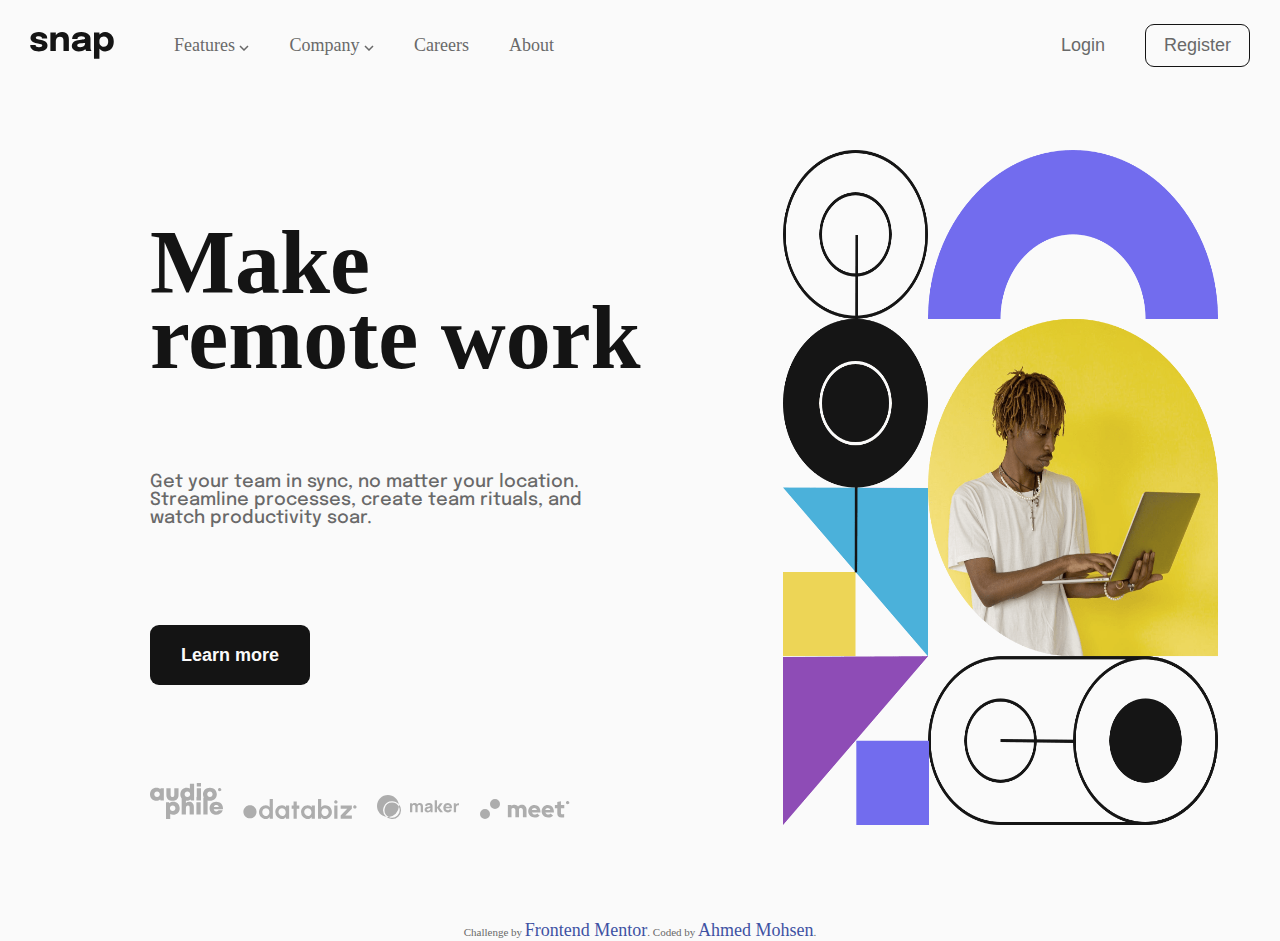
<file: index.html>
<!DOCTYPE html>
<html lang="en">

  <head>
    <meta charset="UTF-8" />
    <meta name="viewport" content="width=device-width, initial-scale=1.0" />
    <!-- displays site properly based on user's device -->

    <link rel="icon" type="image/png" sizes="32x32"
      href="./images/favicon-32x32.png" />
    <link rel="stylesheet" href="style.css">

    <title>Frontend Mentor | Intro section with dropdown navigation</title>

    <!-- Feel free to remove these styles or customise in your own stylesheet 👍 -->
    <style>
      .attribution {
        font-size: 11px;
        text-align: center;
      }

      .attribution a {
        color: hsl(228, 45%, 44%);
      }
    </style>
  </head>

  <body>

    <nav>
      <div class="nav_left">

        <svg width="84" height="27" xmlns="http://www.w3.org/2000/svg">
          <path
            d="M8.852 19.42c-1.108 0-2.175-.128-3.202-.385a9.648 9.648 0 0
            1-2.756-1.137c-.811-.502-1.453-1.13-1.925-1.882-.473-.752-.709-1.63-.709-2.633v-.316h5.39v.246c0
            .676.3 1.172.901 1.487.601.315 1.415.472 2.441.472a7.08 7.08 0 0 0
            1.55-.166c.495-.11.903-.291 1.224-.542.321-.251.482-.569.482-.954
            0-.618-.342-1.056-1.024-1.313-.683-.256-1.777-.513-3.282-.77a21.716
            21.716 0 0 1-2.59-.595A10.937 10.937 0 0 1 2.938 9.91 5.28 5.28 0 0
            1 1.17 8.28C.727 7.622.505 6.82.505 5.875c0-1.26.382-2.322
            1.146-3.185.764-.863 1.782-1.517 3.054-1.96C5.977.287 7.377.065
            8.905.065c1.458 0 2.818.242 4.078.726 1.26.484 2.28 1.179 3.062
            2.083.782.904 1.172 1.992 1.172
            3.264v.245H11.88v-.21c0-.467-.149-.846-.446-1.138a2.804 2.804 0 0
            0-1.129-.656 4.616 4.616 0 0 0-1.418-.219c-.443
            0-.9.05-1.373.149-.473.099-.872.262-1.199.49-.327.227-.49.545-.49.954
            0 .396.175.72.525.97.35.252.84.456 1.47.613.63.158 1.36.306
            2.188.447.781.128 1.607.306 2.476.533.869.228 1.686.549
            2.45.963a5.34 5.34 0 0 1 1.855 1.627c.472.671.709 1.52.709 2.546 0
            1.062-.245 1.972-.735 2.73a5.607 5.607 0 0 1-1.987 1.847 10.04 10.04
            0 0 1-2.782 1.05c-1.021.227-2.068.341-3.142.341ZM33.48
            19V8.92c0-.77-.1-1.473-.298-2.109a2.965 2.965 0 0
            0-1.067-1.531c-.513-.385-1.254-.577-2.223-.577-.84
            0-1.566.192-2.178.577a3.754 3.754 0 0 0-1.41 1.61c-.326.688-.49
            1.482-.49 2.38L24.31 8.185c0-1.61.35-3.022 1.05-4.235a7.627 7.627 0
            0 1 2.844-2.853C29.398.41 30.726.066 32.183.066c1.53 0 2.786.306
            3.772.919.986.612 1.721 1.464 2.205 2.555.484 1.09.726 2.365.726
            3.824V19H33.48Zm-13.09 0V.415h5.425V19h-5.425Zm28.389.385c-1.354
            0-2.558-.216-3.614-.648-1.056-.431-1.881-1.055-2.476-1.872-.595-.817-.893-1.808-.893-2.975
            0-1.318.362-2.392 1.085-3.22.724-.828 1.683-1.461 2.879-1.899a15.898
            15.898 0 0 1 3.894-.866c2.041-.198 3.45-.38 4.226-.542.776-.164
            1.164-.45
            1.164-.858V6.47c0-.688-.33-1.23-.989-1.627-.66-.397-1.578-.595-2.756-.595-1.249
            0-2.202.224-2.861.673-.66.45-.99 1.135-.99
            2.056H42.11c0-1.493.406-2.753 1.217-3.78.81-1.026 1.91-1.805
            3.298-2.336 1.389-.53 2.958-.796 4.708-.796 1.633 0 3.144.248
            4.532.744 1.389.496 2.506 1.24 3.352 2.231.845.992 1.268 2.252 1.268
            3.78v8.032c0 .479.015.937.044 1.374.03.438.096.837.201
            1.199.117.408.263.747.438 1.015.175.268.32.455.437.56h-5.337a3.723
            3.723 0 0 1-.376-.508 3.962 3.962 0 0 1-.43-.892 7.195 7.195 0 0
            1-.305-1.234 9.674 9.674 0 0 1-.097-1.461l1.12.77c-.326.77-.854
            1.432-1.583 1.986-.73.554-1.593.98-2.59
            1.278-.998.297-2.074.446-3.23.446Zm1.452-4.06a6.14 6.14 0 0 0
            2.389-.464A4.104 4.104 0 0 0 54.43
            13.4c.467-.665.7-1.534.7-2.608V8.92l1.348
            1.313c-.77.28-1.66.51-2.669.69-1.01.182-2.015.324-3.019.43-1.19.116-2.08.317-2.668.603-.59.286-.884.767-.884
            1.444 0 .642.25 1.123.752 1.444.502.32 1.249.481 2.24.481Zm13.742
            11.323V.415h5.442v26.233h-5.442Zm11.182-7.228a7.325 7.325 0 0
            1-4.042-1.181c-1.225-.788-2.205-1.85-2.94-3.185-.735-1.336-1.103-2.838-1.103-4.507v-.28l2.345-.052v.21c0
            .863.21 1.619.63 2.266.42.648.963 1.146 1.628 1.496.665.35 1.359.526
            2.082.526 1.19 0 2.226-.412 3.106-1.234.881-.823 1.322-2.109
            1.322-3.859s-.438-3.025-1.313-3.824c-.875-.799-1.913-1.199-3.115-1.199-.723
            0-1.417.173-2.082.517a4.308 4.308 0 0 0-1.628 1.461c-.42.63-.63
            1.383-.63 2.257l-2.345-.14c0-1.68.368-3.164 1.103-4.453.735-1.29
            1.715-2.307 2.94-3.054a7.619 7.619 0 0 1 4.042-1.12c1.505 0 2.911.37
            4.218 1.111 1.306.741 2.365 1.823 3.176 3.247.81 1.423 1.216 3.155
            1.216 5.197 0 2.135-.396 3.932-1.19 5.39-.793 1.458-1.843 2.558-3.15
            3.299a8.51 8.51 0 0 1-4.27 1.111Z"
            fill="#151515" />
          </svg>

          <div class="nav_links">

            <div id="features">
              <a href="#"> Features</a>

              <svg class="arrow_down" width="10" height="6"
                xmlns="http://www.w3.org/2000/svg">
                <path stroke="#686868" stroke-width="1.5" fill="none" d="m1 1 4
                  4 4-4" />
                </svg>
                <svg class="arrow_up" width="10" height="6"
                  xmlns="http://www.w3.org/2000/svg">
                  <path stroke="#686868" stroke-width="1.5" fill="none" d="m1 5
                    4-4 4 4" />
                  </svg>
                </div>
                <div id="company">
                  <a href="#"> Company</a>
                  <svg class="arrow_down" width="10" height="6"
                    xmlns="http://www.w3.org/2000/svg">
                    <path stroke="#686868" stroke-width="1.5" fill="none" d="m1
                      1 4 4 4-4" />
                    </svg>
                    <svg class="arrow_up" width="10" height="6"
                      xmlns="http://www.w3.org/2000/svg">
                      <path stroke="#686868" stroke-width="1.5" fill="none"
                        d="m1 5 4-4 4 4" />
                      </svg>
                    </div>
                    <div>
                      <a href="#"> Careers</a>
                    </div>
                    <div>
                      <a href="#">About </a>
                    </div>
                  </div>
                </div>

                <div class="nav_right">
                  <button>Login</button>
                  <button class="reg">Register</button>
                </div>

              </nav>

              <main>

                <div class="features_dropdown" id="features_dropdowns">
                  <ul class="list_features_dropdown">
                    <li>
                      <svg width="14" height="16"
                        xmlns="http://www.w3.org/2000/svg">
                        <path
                          d="M14 3v12a1 1 0 0 1-1 1H1a1 1 0 0 1-1-1V3a1 1 0 0 1
                          1-1h1V1a1 1 0 1 1 2 0v1h2V1a1 1 0 1 1 2 0v1h2V1a1 1 0
                          0 1 2 0v1h1a1 1 0 0 1 1 1Zm-2 3H2v1h10V6Zm0
                          3H2v1h10V9Zm0 3H2v1h10v-1Z"
                          fill="#726CEE" />
                        </svg>
                        <a href="#">
                          Todo List
                        </a>
                      </li>
                      <li>
                        <svg width="16" height="16"
                          xmlns="http://www.w3.org/2000/svg">
                          <path
                            d="M12.667 8.667h-4v4h4v-4ZM11.334
                            0v1.333H4.667V0h-2v1.333h-1C.75 1.333 0 2.083 0
                            3v11.333C0 15.25.75 16 1.667 16h12.667C15.25 16 16
                            15.25 16
                            14.333V3c0-.917-.75-1.667-1.666-1.667h-1V0h-2Zm3
                            14.333H1.667V5.5h12.667v8.833Z"
                            fill="#4BB1DA" />
                          </svg>
                          <a href="#">
                            Calender
                          </a>
                        </li>
                        <li>
                          <svg width="13" height="17"
                            xmlns="http://www.w3.org/2000/svg">
                            <path
                              d="M6.408 13.916c-3.313 0-6-1.343-6-3
                              0-.612.371-1.18 1-1.654V7.916a5 5 0 0 1 3.041-4.6
                              2 2 0 0 1 3.507-1.664 2 2 0 0 1 .411 1.664 5.002
                              5.002 0 0 1 3.041 4.6v1.346c.629.474 1 1.042 1
                              1.654 0 1.657-2.687 3-6 3Zm0 1c.694 0 1.352-.066
                              1.984-.16.004.054.016.105.016.16a2 2 0 0 1-4
                              0c0-.055.012-.106.016-.16.633.094 1.29.16
                              1.984.16Z"
                              fill="#EDD556" />
                            </svg>
                            <a href="#">
                              Reminders
                            </a>
                          </li>
                          <li>
                            <svg width="16" height="16"
                              xmlns="http://www.w3.org/2000/svg">
                              <path
                                d="M8 0a8 8 0 1 1 0 16A8 8 0 0 1 8 0Zm0
                                2.133a5.867 5.867 0 1 0 0 11.734A5.867 5.867 0 0
                                0 8 2.133ZM8 3.2a4.8 4.8 0 1 1 0 9.6 4.8 4.8 0 0
                                1 0-9.6Zm-.533 2.667a.533.533 0 0
                                0-.534.533v2.133c0
                                .295.24.534.534.534h3.2a.533.533 0 0 0
                                0-1.067H8V6.4a.533.533 0 0 0-.533-.533Z"
                                fill="#8E4CB6" />
                              </svg>
                              <a href="#">
                                Planing
                              </a>
                            </li>
                          </ul>
                        </div>

                        <div class="company_dropdown" id="company_dropdowns">
                          <ul class="list_features_dropdown">
                            <li><a href="#">History</a></li>
                            <li>
                              <a href="#">
                                Our Team
                              </a>
                            </li>
                            <li>
                              <a href="#">
                                Blog
                              </a>
                            </li>
                          </ul>
                        </div>

                        <div class="main_left">
                          <div class="main_left_h1">
                            <h1>
                              Make remote work
                            </h1>
                          </div>
                          <div>
                            <p>
                              Get your team in sync, no matter your location.
                              Streamline
                              processes, create team rituals, and watch
                              productivity soar.
                            </p>
                          </div>

                          <div class="btn_learn">
                            <button>
                              Learn more
                            </button>
                          </div>

                          <div class="main_left_footer">
                            <svg width="73" height="36"
                              xmlns="http://www.w3.org/2000/svg">
                              <path
                                d="M6.476 17.85c1.434 0 2.715-.47
                                3.726-1.287l.364.87h3.289V5.126h-3.17l-.436.952C9.23
                                5.238 7.93 4.754 6.476 4.754 2.699 4.754 0 7.467
                                0 11.28c0 3.825 2.7 6.571 6.476
                                6.571Zm.568-3.754c-1.593 0-2.764-1.2-2.764-2.807
                                0-1.598 1.161-2.797 2.764-2.797 1.594 0 2.765
                                1.2 2.765 2.797 0 1.607-1.171 2.807-2.765
                                2.807Zm15.422 3.754c3.648 0 6.078-2.243
                                6.078-5.687V5.138H24.29v6.84c0 1.286-.687
                                2.064-1.824 2.064-1.136
                                0-1.837-.765-1.837-2.064v-6.84h-4.254v7.025c0
                                3.444 2.443 5.687 6.091 5.687Zm14.361.013c1.439
                                0 2.72-.488
                                3.725-1.33l.401.914h3.148V.694h-4.205v4.895a5.78
                                5.78 0 0 0-3.069-.854c-3.79 0-6.489 2.732-6.489
                                6.557 0 3.826 2.7 6.571 6.49
                                6.571Zm.57-3.754c-1.594 0-2.765-1.21-2.765-2.816
                                0-1.608 1.17-2.817 2.764-2.817 1.594 0 2.765
                                1.21 2.765 2.817 0 1.607-1.171 2.816-2.765
                                2.816ZM50.99 3.598V0H46.8v3.598h4.19Zm.032
                                13.848V5.138H46.77v12.308h4.254Zm8.88.404c4.014
                                0 6.925-2.755 6.925-6.558
                                0-3.815-2.911-6.557-6.924-6.557-4.027 0-6.925
                                2.742-6.925 6.557 0 3.803 2.898 6.558 6.925
                                6.558Zm9.76-9.573c.463 0 .853-.156
                                1.172-.466.318-.31.478-.7.478-1.173
                                0-.463-.16-.852-.478-1.166A1.604 1.604 0 0 0
                                69.663 5c-.463 0-.856.157-1.179.472A1.563 1.563
                                0 0 0 68 6.638c0 .472.161.863.484
                                1.173.323.31.716.466 1.179.466Zm-9.76
                                5.765c-1.55 0-2.663-1.122-2.663-2.75 0-1.627
                                1.113-2.748 2.664-2.748 1.55 0 2.663 1.131 2.663
                                2.749 0 1.627-1.112 2.749-2.663 2.749Zm-39.676
                                21.86v-4.846a5.789 5.789 0 0 0 3.01.817c3.777 0
                                6.476-2.735 6.476-6.57
                                0-3.835-2.7-6.558-6.475-6.558-1.468
                                0-2.775.506-3.79
                                1.381l-.533-.977h-2.893v16.753h4.205Zm2.442-7.783c-1.594
                                0-2.765-1.2-2.765-2.816 0-1.617 1.171-2.817
                                2.765-2.817 1.593 0 2.764 1.2 2.764 2.817 0
                                1.617-1.18 2.816-2.764 2.816Zm13.25
                                3.338v-6.573c0-1.58.802-2.49 2.09-2.49 1.11 0
                                1.61.724 1.61
                                2.144v6.919h4.253v-7.412c0-3.19-1.822-5.26-4.657-5.26a5.28
                                5.28 0 0 0-3.297
                                1.174v-5.255h-4.253v16.753h4.253Zm14.718-13.849V14.01h-4.189v3.598h4.189Zm.033
                                13.849V19.148h-4.254v12.309h4.254Zm6.929
                                0V14.704h-4.254v16.753H57.6Zm8.664.404c3.099 0
                                5.597-1.755 6.466-4.564h-4.233c-.409.72-1.24
                                1.154-2.233 1.154-1.343
                                0-2.243-.73-2.52-2.142h9.17c.055-.38.087-.752.087-1.122
                                0-3.611-2.756-6.442-6.737-6.442-3.876 0-6.708
                                2.775-6.708 6.548 0 3.76 2.855 6.568 6.708
                                6.568Zm2.547-7.9h-4.993c.344-1.222 1.206-1.894
                                2.446-1.894 1.284 0 2.173.664 2.547 1.894Z"
                                fill="#ADADAD" />
                              </svg>
                              <svg width="114" height="20"
                                xmlns="http://www.w3.org/2000/svg">
                                <path
                                  d="M22.887 20c.838 0 1.576-.183
                                  2.213-.55a4.977 4.977 0 0 0
                                  1.584-1.429v1.638h3.195V0h-3.195v8.191A4.848
                                  4.848 0 0 0 25.1
                                  6.756c-.637-.362-1.375-.544-2.213-.544-.951
                                  0-1.842.18-2.67.538-.83.358-1.561.854-2.194
                                  1.487a6.996 6.996 0 0 0-1.486 2.196A6.68 6.68
                                  0 0 0 16 13.106c0 .953.179 1.844.537
                                  2.674.358.83.853 1.562 1.486 2.195a6.989 6.989
                                  0 0 0 2.193 1.488c.83.358 1.72.537
                                  2.671.537Zm.04-3.08a3.42 3.42 0 0 1-1.827-.511
                                  3.826 3.826 0 0
                                  1-1.827-3.303c0-.708.166-1.35.498-1.926a3.9
                                  3.9 0 0 1 1.322-1.383 3.379 3.379 0 0 1
                                  1.834-.518c.672 0 1.272.17
                                  1.8.511.528.341.94.802 1.237 1.383.297.581.445
                                  1.225.445 1.933 0 .7-.148 1.34-.445 1.92a3.53
                                  3.53 0 0 1-1.23
                                  1.383c-.524.34-1.127.511-1.807.511ZM39.294
                                  20c.794 0 1.486-.181 2.075-.544a4.375 4.375 0
                                  0 0 1.434-1.422l.13
                                  1.625h3.209V6.553h-3.195l.144 1.678a5.992
                                  5.992 0 0
                                  0-1.748-1.468c-.685-.385-1.464-.577-2.337-.577-.934
                                  0-1.807.175-2.619.524a6.818 6.818 0 0 0-2.147
                                  1.455c-.62.62-1.1 1.341-1.44 2.163a6.81 6.81 0
                                  0 0-.511 2.634 6.935 6.935 0 0 0 2.042 4.967
                                  7.16 7.16 0 0 0 2.24 1.52c.846.368 1.754.551
                                  2.723.551Zm.091-3.08a3.51 3.51 0 0
                                  1-1.813-.498 4.227 4.227 0 0 1-1.395-1.33
                                  4.049 4.049 0 0
                                  1-.654-1.842c-.061-.734.057-1.4.353-1.998a3.592
                                  3.592 0 0 1 1.264-1.435 3.3 3.3 0 0 1
                                  1.853-.538 3.32 3.32 0 0 1
                                  1.794.498c.532.332.968.776 1.309
                                  1.33.34.555.541 1.173.602 1.855.053.725-.054
                                  1.387-.32 1.986a3.384 3.384 0 0 1-1.172
                                  1.435c-.516.358-1.122.537-1.82.537Zm14.378
                                  2.74V9.75h2.54V6.553h-2.54V2.438h-3.195v4.115H48.63v3.198h1.938v9.908h3.195Zm11.273.34c.795
                                  0 1.486-.181 2.076-.544a4.375 4.375 0 0 0
                                  1.433-1.422l.131 1.625h3.208V6.553H68.69l.145
                                  1.678a5.992 5.992 0 0
                                  0-1.749-1.468c-.685-.385-1.464-.577-2.337-.577-.934
                                  0-1.807.175-2.619.524a6.818 6.818 0 0 0-2.147
                                  1.455c-.62.62-1.1 1.341-1.44 2.163a6.81 6.81 0
                                  0 0-.51 2.634 6.935 6.935 0 0 0 2.042 4.967
                                  7.16 7.16 0 0 0 2.239 1.52c.847.368 1.754.551
                                  2.723.551Zm.092-3.08a3.51 3.51 0 0
                                  1-1.814-.498 4.227 4.227 0 0 1-1.394-1.33
                                  4.049 4.049 0 0
                                  1-.655-1.842c-.06-.734.057-1.4.354-1.998a3.592
                                  3.592 0 0 1 1.263-1.435 3.3 3.3 0 0 1
                                  1.853-.538 3.32 3.32 0 0 1
                                  1.794.498c.532.332.969.776 1.31 1.33.34.555.54
                                  1.173.602 1.855.052.725-.055 1.387-.321
                                  1.986a3.384 3.384 0 0 1-1.172
                                  1.435c-.515.358-1.122.537-1.82.537ZM81.993
                                  20c.96 0 1.857-.18 2.69-.537a6.968 6.968 0 0 0
                                  3.687-3.696 6.774 6.774 0 0 0
                                  .536-2.687c0-1.267-.31-2.423-.93-3.467a7.027
                                  7.027 0 0
                                  0-2.5-2.496c-1.048-.62-2.209-.93-3.483-.93-.82
                                  0-1.547.185-2.18.556a5.15 5.15 0 0 0-1.591
                                  1.448V0h-3.195v19.66h3.195v-1.665a5.15 5.15 0
                                  0 0 1.59 1.448c.634.371 1.36.557
                                  2.18.557Zm-.04-3.093c-.663
                                  0-1.256-.17-1.78-.511a3.53 3.53 0 0
                                  1-1.231-1.383 4.187 4.187 0 0
                                  1-.445-1.933c0-.69.148-1.326.445-1.907a3.58
                                  3.58 0 0 1 1.23-1.39 3.164 3.164 0 0 1
                                  1.782-.517c.672 0 1.287.17 1.846.511.558.341
                                  1.004.802 1.335 1.383.332.58.498 1.221.498
                                  1.92 0 .708-.166 1.35-.498 1.927a3.88 3.88 0 0
                                  1-1.329 1.382 3.435 3.435 0 0
                                  1-1.852.518ZM92.874 4.6c.463 0 .854-.155
                                  1.173-.465.318-.31.478-.701.478-1.173
                                  0-.463-.16-.852-.478-1.166a1.604 1.604 0 0
                                  0-1.172-.472c-.463 0-.856.157-1.179.472a1.563
                                  1.563 0 0 0-.484 1.166c0 .472.161.863.484
                                  1.173.323.31.716.465 1.179.465Zm19 5c.463 0
                                  .854-.155
                                  1.173-.465.318-.31.478-.701.478-1.173
                                  0-.463-.16-.852-.478-1.166a1.604 1.604 0 0
                                  0-1.172-.472c-.463 0-.856.157-1.179.472a1.563
                                  1.563 0 0 0-.484 1.166c0 .472.161.863.484
                                  1.173.323.31.716.465 1.179.465ZM6.979
                                  19.324c1.835 0 3.385-.616 4.65-1.846
                                  1.264-1.23 1.896-2.782 1.896-4.654
                                  0-1.838-.632-3.38-1.897-4.628-1.264-1.248-2.814-1.872-4.65-1.872-1.835
                                  0-3.393.624-4.675 1.872C1.021 9.444.38
                                  10.986.38 12.824c0 1.872.64 3.423 1.922 4.654
                                  1.282 1.23 2.84 1.846 4.676
                                  1.846Zm87.48.335V6.553h-3.195V19.66h3.195Zm14.399
                                  0v-3.198h-6.573l6.573-6.71V6.553H97.675v3.198h6.586l-6.586
                                  6.71v3.198h11.182Z"
                                  fill="#ADADAD" />
                                </svg>

                                <svg width="83" height="24"
                                  xmlns="http://www.w3.org/2000/svg">
                                  <path
                                    d="M35.276
                                    17.143V11.76c0-.51.141-.925.424-1.246.282-.321.656-.482
                                    1.123-.482.488 0 .87.164
                                    1.148.49.277.326.415.783.415
                                    1.37v5.25h2.238V11.76c0-.34.065-.64.194-.9.129-.261.308-.464.539-.61.23-.145.502-.218.814-.218.489
                                    0 .871.164 1.148.49.277.326.416.783.416
                                    1.37v5.25h2.238V11.3c0-.971-.26-1.757-.778-2.358-.518-.6-1.285-.9-2.3-.9-.592
                                    0-1.131.13-1.616.39-.486.26-.873.624-1.16
                                    1.09l.062-.096-.037-.07a2.632 2.632 0 0
                                    0-.687-.768l-.145-.103c-.447-.296-1.02-.444-1.716-.444-.609
                                    0-1.159.134-1.65.403-.327.18-.61.401-.848.666l-.102.12v-.975h-1.975v8.887h2.255Zm15.305.247c.768
                                    0 1.403-.133 1.905-.4.39-.206.76-.514
                                    1.109-.921l.014-.018v1.092h1.958v-5.431c0-.406-.016-.773-.049-1.103a2.653
                                    2.653 0 0 0-.313-.987 2.61 2.61 0 0
                                    0-1.382-1.25c-.609-.242-1.306-.363-2.09-.363-1.07
                                    0-1.915.23-2.534.691a3.434 3.434 0 0 0-1.268
                                    1.794l2.025.642c.142-.406.392-.688.748-.848.357-.159.7-.238
                                    1.029-.238.592 0 1.015.123
                                    1.267.37.177.173.292.414.345.724l.015.116-.357.053-.366.055-.353.052c-.576.085-1.091.174-1.547.267-.455.094-.847.2-1.176.321-.478.176-.858.394-1.14.654-.283.261-.487.561-.613.901a3.22
                                    3.22 0 0 0-.19 1.128c0 .493.114.945.342
                                    1.353.228.409.562.735
                                    1.004.98.442.244.98.366
                                    1.617.366Zm.477-1.761c-.258
                                    0-.48-.039-.666-.115a.953.953 0 0
                                    1-.432-.334.89.89 0 0
                                    1-.153-.522c0-.148.032-.283.095-.403.063-.121.162-.232.296-.334.135-.101.312-.196.531-.284.192-.07.414-.137.667-.197.252-.06.584-.128.995-.202.257-.046.564-.1.92-.16l.03-.004v.007a15.73
                                    15.73 0 0
                                    1-.014.333l-.01.186c-.02.321-.086.603-.202.844-.06.126-.174.282-.341.469a2.32
                                    2.32 0 0
                                    1-.675.498c-.282.145-.63.218-1.04.218Zm8.92
                                    1.514v-4.279l3.077 4.279h2.913l-3.423-4.444
                                    3.21-4.443H62.99l-3.012
                                    4.279V5.294h-2.271l-.017
                                    11.849h2.288Zm14.968-3.818c.093-1.075-.017-2.01-.33-2.806-.312-.796-.795-1.413-1.448-1.852-.652-.438-1.445-.658-2.378-.658-.877
                                    0-1.654.199-2.328.597a4.192 4.192 0 0
                                    0-1.589 1.674c-.384.719-.576 1.564-.576
                                    2.535 0 .888.197 1.677.589 2.365a4.244 4.244
                                    0 0 0 1.63 1.621c.693.393 1.495.589
                                    2.406.589.856 0 1.644-.225 2.366-.675a3.937
                                    3.937 0 0 0
                                    1.584-1.893l-2.239-.641c-.164.362-.403.639-.715.83-.313.193-.689.289-1.128.289-.696
                                    0-1.224-.227-1.584-.68-.248-.313-.411-.716-.488-1.21l-.012-.085h6.24Zm-2.265-1.662h-3.915l.016-.076c.077-.323.191-.6.345-.83l.08-.11c.359-.464.92-.696
                                    1.682-.696.653 0 1.123.199
                                    1.411.597.177.244.3.585.368
                                    1.022l.013.093Zm6.37
                                    5.48V12.6c0-.34.047-.646.14-.918a2.02 2.02 0
                                    0 1
                                    .412-.707c.181-.2.403-.361.667-.482.263-.126.558-.201.884-.226.327-.025.613.001.86.078v-2.09a4.173
                                    4.173 0 0
                                    0-.806-.02c-.27.019-.53.065-.782.14a2.869
                                    2.869 0 0
                                    0-.7.308c-.28.164-.515.373-.707.625a3.2 3.2
                                    0 0
                                    0-.212.316l-.035.063V8.256h-1.975v8.887h2.255ZM10.972
                                    0c5.466 0 9.999 3.997 10.834 9.228A8.914
                                    8.914 0 0 1 9.228 21.805C3.998 20.97 0
                                    16.438 0 10.971 0 4.912 4.912 0 10.97
                                    0Zm4.099 6.171a8.914 8.914 0 0 0-5.842
                                    15.634 11.095 11.095 0 0 0 2.639.102 7.543
                                    7.543 0 0 1 3.226-14.364 7.55 7.55 0 0 1
                                    6.813 4.322 10.972 10.972 0 0 1-10.04 10.042
                                    7.543 7.543 0 0 0 10.04-10.042 11.052 11.052
                                    0 0 0-.1-2.637 8.892 8.892 0 0
                                    0-6.736-3.057Z"
                                    fill="#ADADAD" />
                                  </svg>
                                  <svg width="90" height="20"
                                    xmlns="http://www.w3.org/2000/svg">
                                    <path
                                      d="M5 10a5 5 0 1 1 0 10 5 5 0 0 1 0-10ZM15
                                      0a5 5 0 1 1 0 10 5 5 0 0 1 0-10Zm16.515
                                      18.34V9.964c.226-.293.5-.513.824-.66.324-.146.689-.22
                                      1.095-.22.587 0 1.058.205
                                      1.412.614.353.408.53.945.53
                                      1.608v7.034h3.658v-7.543a7.069 7.069 0 0
                                      0-.045-.787c.241-.293.527-.52.858-.683.331-.162.7-.242
                                      1.107-.242.587 0 1.057.204
                                      1.411.613.354.408.53.945.53
                                      1.608v7.034h3.659v-7.543c0-1.435-.433-2.615-1.299-3.54-.865-.926-1.976-1.389-3.33-1.389-.783
                                      0-1.506.147-2.168.44a4.968 4.968 0 0
                                      0-1.716 1.25 4.316 4.316 0 0 0-1.524-1.239
                                      4.504 4.504 0 0 0-2.021-.45c-.557
                                      0-1.088.084-1.592.254-.505.17-.967.424-1.389.763V6.1h-3.658v12.24h3.658Zm23.168.231c.993
                                      0 1.885-.146 2.675-.44.79-.292 1.562-.763
                                      2.315-1.41l-2.416-2.199c-.286.293-.632.52-1.039.683a3.63
                                      3.63 0 0 1-1.355.243c-.692
                                      0-1.294-.182-1.806-.544a3.22 3.22 0 0
                                      1-1.13-1.4h8.514v-.926a7.74 7.74 0 0
                                      0-.452-2.672c-.301-.825-.719-1.531-1.253-2.117A5.875
                                      5.875 0 0 0 56.828 6.4a5.71 5.71 0 0
                                      0-2.416-.509c-.873
                                      0-1.69.162-2.45.486a6.032 6.032 0 0
                                      0-1.976 1.342 6.357 6.357 0 0 0-1.321
                                      2.025 6.418 6.418 0 0 0-.486 2.487c0
                                      .88.17 1.709.508 2.488a6.378 6.378 0 0 0
                                      1.378 2.024 6.268 6.268 0 0 0 2.066 1.343
                                      6.717 6.717 0 0 0
                                      2.552.485Zm2.167-7.682h-4.99c.18-.617.49-1.095.926-1.434.436-.34.956-.51
                                      1.558-.51.587 0 1.103.178
                                      1.547.533.444.355.764.825.96 1.411Zm11.268
                                      7.682c.994 0 1.885-.146 2.676-.44.79-.292
                                      1.562-.763
                                      2.314-1.41l-2.416-2.199c-.286.293-.632.52-1.039.683a3.63
                                      3.63 0 0 1-1.354.243c-.693
                                      0-1.295-.182-1.807-.544a3.22 3.22 0 0
                                      1-1.129-1.4h8.513v-.926a7.74 7.74 0 0
                                      0-.452-2.672c-.3-.825-.718-1.531-1.253-2.117A5.875
                                      5.875 0 0 0 70.263 6.4a5.71 5.71 0 0
                                      0-2.416-.509c-.873
                                      0-1.69.162-2.45.486a6.032 6.032 0 0
                                      0-1.976 1.342 6.357 6.357 0 0 0-1.32 2.025
                                      6.418 6.418 0 0 0-.486 2.487c0 .88.17
                                      1.709.508 2.488a6.378 6.378 0 0 0 1.377
                                      2.024 6.268 6.268 0 0 0 2.066 1.343 6.717
                                      6.717 0 0 0
                                      2.552.485Zm2.168-7.682h-4.99c.18-.617.489-1.095.925-1.434.437-.34.956-.51
                                      1.558-.51.587 0 1.103.178
                                      1.547.533.444.355.764.825.96 1.411Zm11.335
                                      7.613c.346 0 .775-.035 1.287-.104a7.37
                                      7.37 0 0 0
                                      1.265-.266V15.1c-.301.092-.58.158-.836.196a5.456
                                      5.456 0 0 1-.813.058c-.587
                                      0-.997-.112-1.23-.335-.234-.224-.35-.606-.35-1.146v-4.65h3.342V6.1h-3.342V2.143l-3.658.81V6.1H74.87v3.123h2.416v5.392c0
                                      1.28.365 2.248 1.095 2.904.73.655 1.81.983
                                      3.24.983Zm6.042-13.225c.462 0 .853-.156
                                      1.172-.466.318-.31.478-.7.478-1.173
                                      0-.463-.16-.852-.478-1.166A1.604 1.604 0 0
                                      0 87.663 2c-.463
                                      0-.856.157-1.179.472A1.563 1.563 0 0 0 86
                                      3.638c0 .472.161.863.484
                                      1.173.323.31.716.466 1.179.466Z"
                                      fill="#ADADAD" fill-rule="evenodd" />
                                    </svg>
                                  </div>

                                </div>



                                <div class="main_right">
                                  <img src="./images/image-hero-desktop.png"
                                    alt="picture">
                                </div>

                              </main>


                              <footer class="attribution">
                                Challenge by
                                <a
                                  href="https://www.frontendmentor.io?ref=challenge"
                                  target="_blank">Frontend Mentor</a>. Coded by
                                <a
                                  href="#">Ahmed Mohsen</a>.
                              </footer>
                              <script src="main.js"></script>
                            </body>

                          </html>
</file>
<file: style.css>
@import url("https://fonts.googleapis.com/css2?family=Epilogue:ital,wght@0,700;1,700&display=swap");
@import url("https://fonts.googleapis.com/css2?family=Epilogue:wght@500&display=swap");
* {
  box-sizing: border-box;
  margin: 0;
  padding: 0;
  font-size: 18px;
}
body {
  height: 100vh;
  background: hsl(0, 0%, 98%);
  color: hsl(0, 0%, 41%);
}
p {
  font-size: 1rem;
  font-weight: 500;
  font-family: Epilogue;
}
h1 {
  font-size: 4rem;
  font-weight: 700;
  color: hsl(0, 0%, 8%);
}
a {
  text-decoration: none;
  color: hsl(0, 0%, 41%);
}
button {
  border: none;
  color: hsl(0, 0%, 41%);
  cursor: pointer;
  background: hsl(0, 0%, 98%);
}

button:hover,
a:hover {
  color: hsl(0, 0%, 8%);
}
button:hover {
  background: white;
}

svg {
  cursor: pointer;
}
/* nav bar styling start */

nav {
  display: flex;
  align-items: center;
  justify-content: space-between;
  margin: auto 30px;
  height: 10vh;
}

/* nav left */
.nav_left {
  display: flex;
  justify-content: flex-start;
  align-items: center;
  width: 50vw;
  height: 80vh;
  gap: 40px;
}
.nav_links {
  display: flex;
  justify-content: flex-start;
  width: 35vw;
}
.nav_links div {
  margin: 20px;
  cursor: pointer;
}

/* nav right */
.nav_right {
  display: flex;
  justify-content: flex-end;
  align-items: center;
  width: 50vw;
  gap: 40px;
}

.reg {
  border: 1px solid hsl(0, 0%, 8%);
  border-radius: 9px;
  padding: 10px 18px;
}

/* nav bar styling end */

/* main styling start */

main {
  display: flex;
  align-items: center;
  justify-content: center;
  width: 90vw;
  margin: 10px auto;
  height: 90vh;
  position: relative;
}
main > div {
  width: 50vw;
  height: 79vh;
  display: flex;
}

/* main right */
.main_right {
  position: relative;
}
.main_right img {
  position: absolute;
  width: 34vw;
  height: 75vh;
  top: 0;
  left: 23%;
}
/* main left */
.main_left {
  display: flex;
  flex-direction: column;
  justify-content: space-between;
  align-items: flex-start;
}

.main_left > div {
  margin-left: 86px;
}
.main_left p {
  inline-size: 25rem;
}

.main_left_h1 {
  margin-top: 75px;
  inline-size: 28rem;
  line-height: 75px;
}
.main_left_h1 h1 {
  font-size: 5rem;
}

.btn_learn > button {
  background: hsl(0, 0%, 8%);
  color: hsl(0, 0%, 98%);
  padding: 15px 30px;
  border-radius: 9px;
  width: 160px;
  height: 60px;
  font-weight: 700;
}
.btn_learn > button:hover {
  background: hsl(0, 0%, 98%);
  color: hsl(0, 0%, 8%);
  border: 1px solid black;
}
.main_left_footer {
  justify-self: flex-end;
  display: flex;
  justify-content: flex-start;
  gap: 20px;
  align-items: flex-end;
  margin-bottom: 41px;
}

/* main end */

/* drop down list */
ul {
  width: 150px;
  margin: 20px 10px;
  display: flex;
  justify-content: space-around;
  flex-direction: column;
  gap: 5px;
}
li {
  display: flex;
  justify-content: flex-start;
  align-items: center;
  margin: auto 5px;
  cursor: pointer;
}
li svg {
  margin: auto 5px;
  width: 18px;
}
.features_dropdown,
.company_dropdown {
  position: absolute;
  background-color: white;
  border-radius: 9px;
  opacity: 0;
  visibility: hidden;
  box-shadow: 0px 0px 15px -10.5px;
}

.company_dropdown {
  width: 8vw;
  top: -30px;
  left: 225px;
  height: 18vh;
}
.features_dropdown {
  width: 10vw;
  height: 21.5vh;
  top: -30px;
  left: 50px;
}
.active {
  visibility: visible;
  opacity: 1;
}

li a {
  font-size: 0.8rem;
  margin: auto 10px;
}

.arrow_up {
  display: none;
}
</file>
